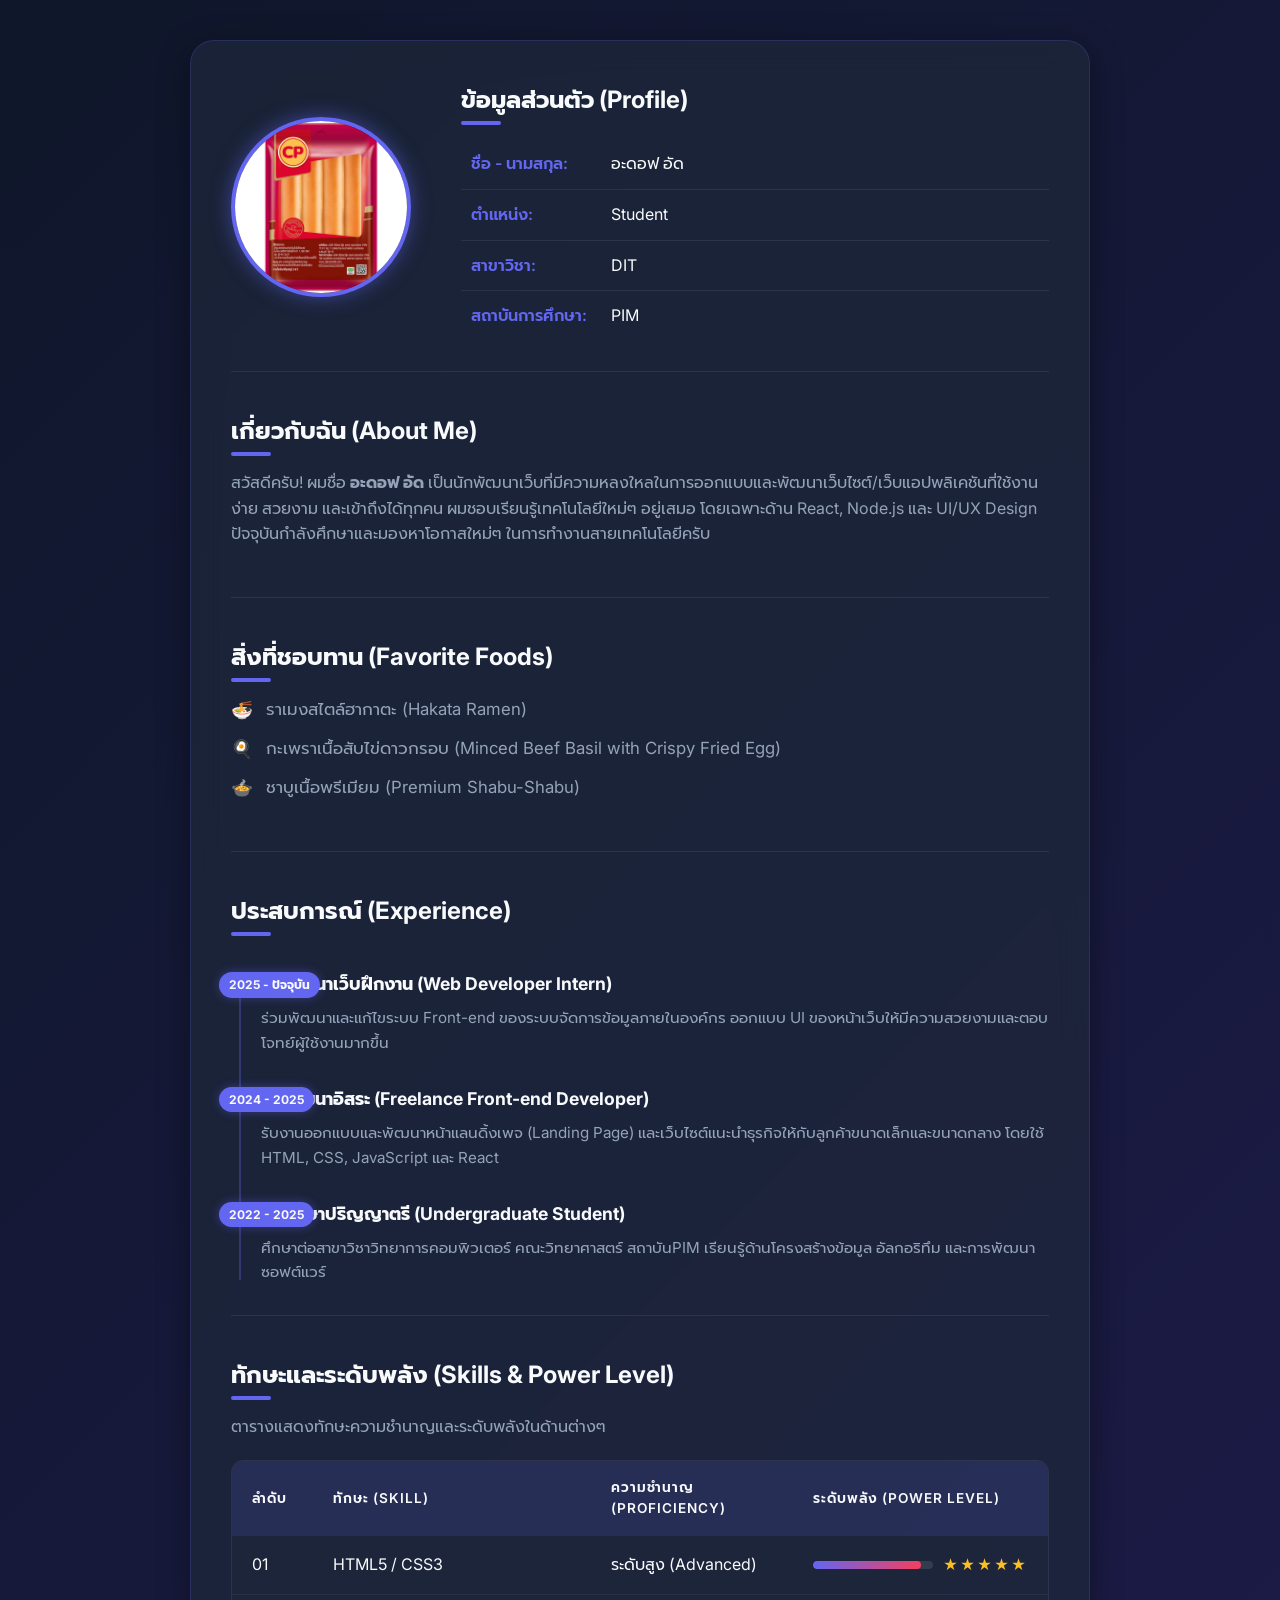
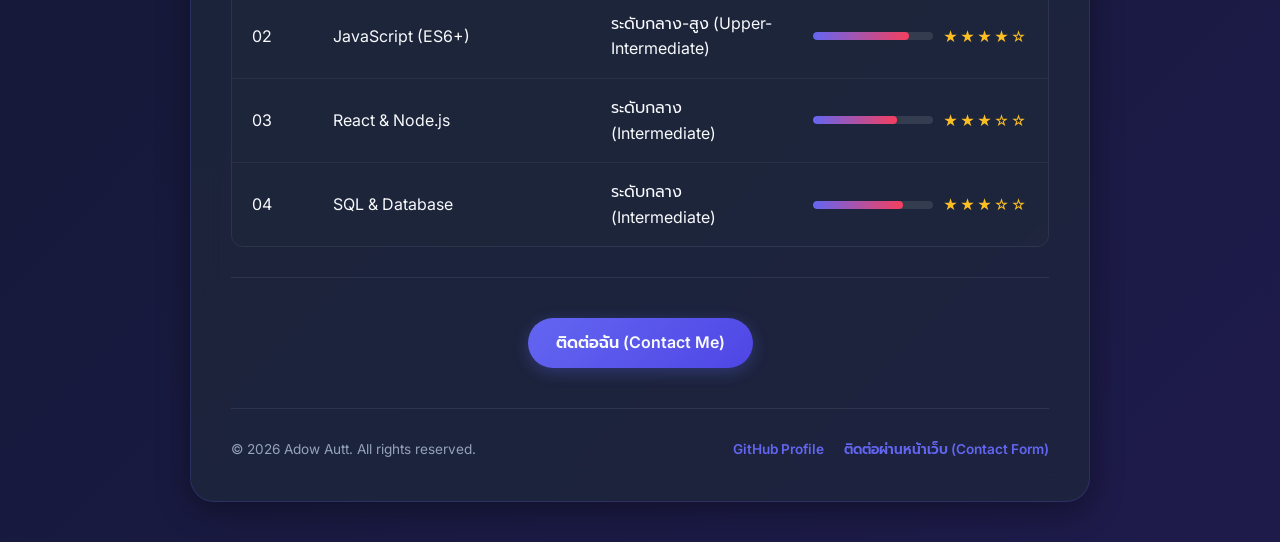
<file: index.html>
<!DOCTYPE html>
<html lang="th">
<head>
    <meta charset="UTF-8">
    <meta name="viewport" content="width=device-width, initial-scale=1.0">
    <title>My Page v2 - Profile</title>
    <link rel="stylesheet" href="styles.css">
</head>
<body>
    <div class="container">
        <table class="profile-layout-table">
            <tr>
                
                <td class="profile-img-cell">
                    <img src="S.jpg" alt="Profile Picture" class="profile-img">
                </td>
             
                <td class="profile-details-cell">
                    <h2>ข้อมูลส่วนตัว (Profile)</h2>
                    <table class="details-table">
                        <tr>
                            <th>ชื่อ - นามสกุล:</th>
                            <td>อะดอฟ อัด</td>
                        </tr>
                        <tr>
                            <th>ตำแหน่ง:</th>
                            <td>Student</td>
                        </tr>
                        <tr>
                            <th>สาขาวิชา:</th>
                            <td>DIT</td>
                        </tr>
                        <tr>
                            <th>สถาบันการศึกษา:</th>
                            <td>PIM</td>
                        </tr>
                    </table>
                </td>
            </tr>
        </table>

      
        <div class="profile-section">
            <h2>เกี่ยวกับฉัน (About Me)</h2>
            <p>สวัสดีครับ! ผมชื่อ <strong>อะดอฟ อัด</strong> เป็นนักพัฒนาเว็บที่มีความหลงใหลในการออกแบบและพัฒนาเว็บไซต์/เว็บแอปพลิเคชันที่ใช้งานง่าย สวยงาม และเข้าถึงได้ทุกคน ผมชอบเรียนรู้เทคโนโลยีใหม่ๆ อยู่เสมอ โดยเฉพาะด้าน React, Node.js และ UI/UX Design ปัจจุบันกำลังศึกษาและมองหาโอกาสใหม่ๆ ในการทำงานสายเทคโนโลยีครับ</p>
        </div>

    
        <div class="profile-section">
            <h2>สิ่งที่ชอบทาน (Favorite Foods)</h2>
            <ul class="favorite-foods-list">
                <li>ราเมงสไตล์ฮากาตะ (Hakata Ramen)</li>
                <li>กะเพราเนื้อสับไข่ดาวกรอบ (Minced Beef Basil with Crispy Fried Egg)</li>
                <li>ชาบูเนื้อพรีเมียม (Premium Shabu-Shabu)</li>
            </ul>
        </div>

        <div class="profile-section">
            <h2>ประสบการณ์ (Experience)</h2>
            <div class="experience-timeline">
                <div class="timeline-item">
                    <div class="timeline-badge">2025 - ปัจจุบัน</div>
                    <div class="timeline-content">
                        <h3>นักพัฒนาเว็บฝึกงาน (Web Developer Intern)</h3>
                        <p>ร่วมพัฒนาและแก้ไขระบบ Front-end ของระบบจัดการข้อมูลภายในองค์กร ออกแบบ UI ของหน้าเว็บให้มีความสวยงามและตอบโจทย์ผู้ใช้งานมากขึ้น</p>
                    </div>
                </div>
                <div class="timeline-item">
                    <div class="timeline-badge">2024 - 2025</div>
                    <div class="timeline-content">
                        <h3>นักพัฒนาอิสระ (Freelance Front-end Developer)</h3>
                        <p>รับงานออกแบบและพัฒนาหน้าแลนดิ้งเพจ (Landing Page) และเว็บไซต์แนะนำธุรกิจให้กับลูกค้าขนาดเล็กและขนาดกลาง โดยใช้ HTML, CSS, JavaScript และ React</p>
                    </div>
                </div>
                <div class="timeline-item">
                    <div class="timeline-badge">2022 - 2025</div>
                    <div class="timeline-content">
                        <h3>นักศึกษาปริญญาตรี (Undergraduate Student)</h3>
                        <p>ศึกษาต่อสาขาวิชาวิทยาการคอมพิวเตอร์ คณะวิทยาศาสตร์ สถาบันPIM เรียนรู้ด้านโครงสร้างข้อมูล อัลกอริทึม และการพัฒนาซอฟต์แวร์</p>
                    </div>
                </div>
            </div>
        </div>

        <div class="skills-section">
            <h2>ทักษะและระดับพลัง (Skills & Power Level)</h2>
            <p>ตารางแสดงทักษะความชำนาญและระดับพลังในด้านต่างๆ</p>
            
            <table class="skills-table">
                <thead>
                    <tr>
                        <th style="width: 10%">ลำดับ</th>
                        <th style="width: 35%">ทักษะ (Skill)</th>
                        <th style="width: 25%">ความชำนาญ (Proficiency)</th>
                        <th style="width: 30%">ระดับพลัง (Power Level)</th>
                    </tr>
                </thead>
                <tbody>
                    <tr>
                        <td>01</td>
                        <td>HTML5 / CSS3</td>
                        <td>ระดับสูง (Advanced)</td>
                        <td>
                            <div class="progress-bar-container">
                                <div class="progress-bar"><span style="width: 90%"></span></div>
                                <span class="power-stars">★★★★★</span>
                            </div>
                        </td>
                    </tr>
                    <tr>
                        <td>02</td>
                        <td>JavaScript (ES6+)</td>
                        <td>ระดับกลาง-สูง (Upper-Intermediate)</td>
                        <td>
                            <div class="progress-bar-container">
                                <div class="progress-bar"><span style="width: 80%"></span></div>
                                <span class="power-stars">★★★★☆</span>
                            </div>
                        </td>
                    </tr>
                    <tr>
                        <td>03</td>
                        <td>React & Node.js</td>
                        <td>ระดับกลาง (Intermediate)</td>
                        <td>
                            <div class="progress-bar-container">
                                <div class="progress-bar"><span style="width: 70%"></span></div>
                                <span class="power-stars">★★★☆☆</span>
                            </div>
                        </td>
                    </tr>
                    <tr>
                        <td>04</td>
                        <td>SQL & Database</td>
                        <td>ระดับกลาง (Intermediate)</td>
                        <td>
                            <div class="progress-bar-container">
                                <div class="progress-bar"><span style="width: 75%"></span></div>
                                <span class="power-stars">★★★☆☆</span>
                            </div>
                        </td>
                    </tr>
                </tbody>
            </table>
        </div>

        <div class="btn-container">
            <a href="contact.html" class="btn">ติดต่อฉัน (Contact Me)</a>
        </div>
        <footer class="profile-footer">
            <p>&copy; 2026 Adow Autt. All rights reserved.</p>
            <div class="footer-links">
                <a href="https://github.com" target="_blank">GitHub Profile</a>
                <a href="contact.html">ติดต่อผ่านหน้าเว็บ (Contact Form)</a>
            </div>
        </footer>
    </div>
</body>
</html>
</file>
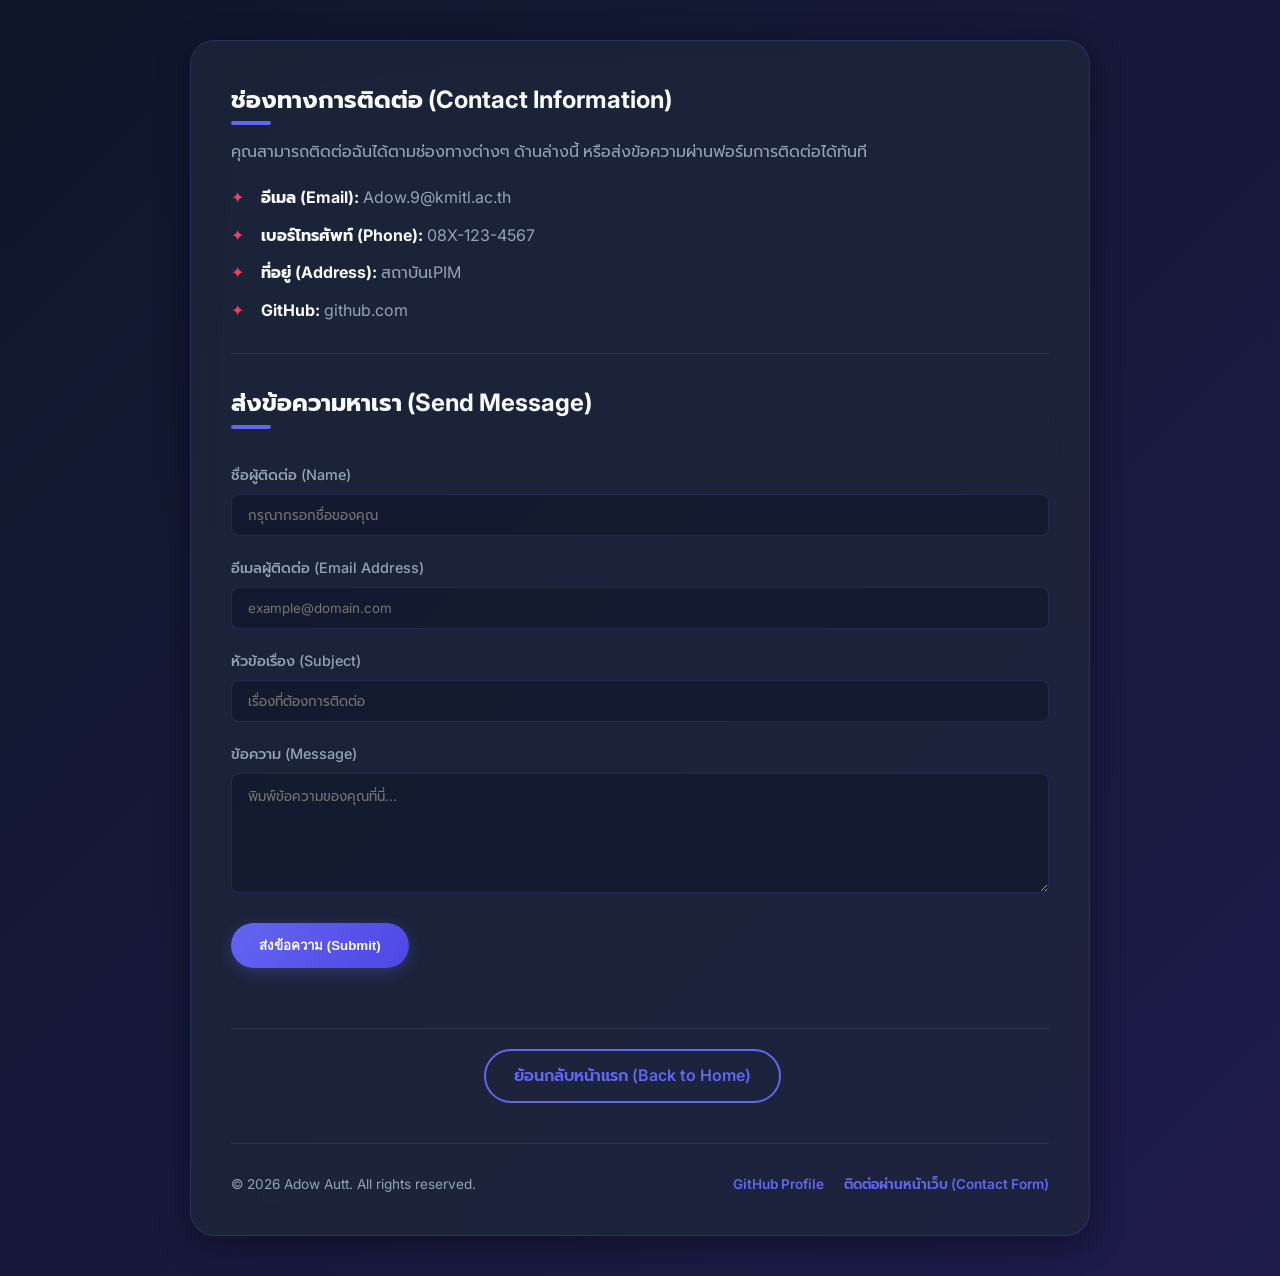
<file: contact.html>
<!DOCTYPE html>
<html lang="th">
<head>
    <meta charset="UTF-8">
    <meta name="viewport" content="width=device-width, initial-scale=1.0">
    <title>My Page v2 - Contact</title>
    <link rel="stylesheet" href="styles.css">
</head>
<body>
    <div class="container">
        <h2>ช่องทางการติดต่อ (Contact Information)</h2>
        <p>คุณสามารถติดต่อฉันได้ตามช่องทางต่างๆ ด้านล่างนี้ หรือส่งข้อความผ่านฟอร์มการติดต่อได้ทันที</p>
        <ul class="contact-list">
            <li><strong>อีเมล (Email):</strong> Adow.9@kmitl.ac.th</li>
            <li><strong>เบอร์โทรศัพท์ (Phone):</strong> 08X-123-4567</li>
            <li><strong>ที่อยู่ (Address):</strong> สถาบันเPIM</li>
            <li><strong>GitHub:</strong> github.com</li>
        </ul>

        <hr style="border: 0; height: 1px; background: rgba(255,255,255,0.08); margin: 30px 0;">

        <h2>ส่งข้อความหาเรา (Send Message)</h2>
        <form class="contact-form" action="#" method="POST" onsubmit="event.preventDefault(); alert('ส่งข้อความสำเร็จ! (จำลองการทำงาน)');">
            <div class="form-group">
                <label for="name">ชื่อผู้ติดต่อ (Name)</label>
                <input type="text" id="name" name="name" class="form-control" placeholder="กรุณากรอกชื่อของคุณ" required>
            </div>
            
            <div class="form-group">
                <label for="email">อีเมลผู้ติดต่อ (Email Address)</label>
                <input type="email" id="email" name="email" class="form-control" placeholder="example@domain.com" required>
            </div>

            <div class="form-group">
                <label for="subject">หัวข้อเรื่อง (Subject)</label>
                <input type="text" id="subject" name="subject" class="form-control" placeholder="เรื่องที่ต้องการติดต่อ" required>
            </div>

            <div class="form-group">
                <label for="message">ข้อความ (Message)</label>
                <textarea id="message" name="message" class="form-control" placeholder="พิมพ์ข้อความของคุณที่นี่..." required></textarea>
            </div>

            <div class="btn-container" style="text-align: left; margin-top: 10px;">
                <button type="submit" class="btn">ส่งข้อความ (Submit)</button>
            </div>
        </form>

        <div class="btn-container" style="border-top: 1px solid rgba(255,255,255,0.08); padding-top: 20px;">
            <a href="index.html" class="btn btn-secondary">ย้อนกลับหน้าแรก (Back to Home)</a>
        </div>

        <footer class="profile-footer">
            <p>&copy; 2026 Adow Autt. All rights reserved.</p>
            <div class="footer-links">
                <a href="https://github.com" target="_blank">GitHub Profile</a>
                <a href="contact.html">ติดต่อผ่านหน้าเว็บ (Contact Form)</a>
            </div>
        </footer>
    </div>
</body>
</html>
</file>
<file: styles.css>
@import url('https://fonts.googleapis.com/css2?family=Inter:wght@300;400;500;600;700&family=Prompt:wght@300;400;500;600;700&display=swap');

:root {
    --bg-gradient: linear-gradient(135deg, #0f172a 0%, #1e1b4b 100%);
    --card-bg: rgba(30, 41, 59, 0.7);
    --card-border: rgba(99, 102, 241, 0.2);
    --text-primary: #f8fafc;
    --text-secondary: #94a3b8;
    --primary-color: #6366f1;
    --primary-hover: #4f46e5;
    --accent-color: #f43f5e;
    --glass-shadow: 0 8px 32px 0 rgba(0, 0, 0, 0.37);
    --font-family: 'Inter', 'Prompt', sans-serif;
}

* {
    margin: 0;
    padding: 0;
    box-sizing: border-box;
}

body {
    font-family: var(--font-family);
    background: var(--bg-gradient);
    color: var(--text-primary);
    min-height: 100vh;
    display: flex;
    justify-content: center;
    align-items: center;
    padding: 40px 20px;
    line-height: 1.6;
}

.container {
    width: 100%;
    max-width: 900px;
    background: var(--card-bg);
    backdrop-filter: blur(16px);
    -webkit-backdrop-filter: blur(16px);
    border: 1px solid var(--card-border);
    border-radius: 24px;
    padding: 40px;
    box-shadow: var(--glass-shadow);
    transition: all 0.3s ease;
}

.container:hover {
    border-color: rgba(99, 102, 241, 0.4);
    box-shadow: 0 12px 40px 0 rgba(99, 102, 241, 0.15);
}

h1, h2, h3 {
    font-weight: 700;
    margin-bottom: 20px;
    color: var(--text-primary);
    position: relative;
    display: inline-block;
}

h1::after, h2::after {
    content: '';
    position: absolute;
    left: 0;
    bottom: -6px;
    width: 40px;
    height: 4px;
    background: var(--primary-color);
    border-radius: 2px;
}

p {
    color: var(--text-secondary);
    margin-bottom: 20px;
}

.profile-section {
    margin-top: 40px;
    margin-bottom: 40px;
    border-bottom: 1px solid rgba(255, 255, 255, 0.08);
    padding-bottom: 30px;
}

.profile-section:last-of-type {
    border-bottom: none;
    padding-bottom: 0;
}

.profile-layout-table {
    width: 100%;
    border-collapse: separate;
    border-spacing: 0;
    margin-bottom: 40px;
    border-bottom: 1px solid rgba(255, 255, 255, 0.08);
    padding-bottom: 30px;
}

.profile-layout-table td {
    vertical-align: middle;
}

.profile-img-cell {
    width: 220px;
    padding-right: 40px; 
    text-align: center;
}

.profile-details-cell {
    padding-left: 10px;
}


.profile-img {
    width: 180px;
    height: 180px;
    border-radius: 50%;
    object-fit: cover;
    border: 4px solid var(--primary-color);
    box-shadow: 0 0 20px rgba(99, 102, 241, 0.5);
    transition: transform 0.4s cubic-bezier(0.175, 0.885, 0.32, 1.275);
}

.profile-img:hover {
    transform: scale(1.05) rotate(3deg);
    border-color: var(--accent-color);
    box-shadow: 0 0 25px rgba(244, 63, 94, 0.6);
}

.details-table {
    width: 100%;
    border-collapse: collapse;
}

.details-table tr {
    border-bottom: 1px solid rgba(255, 255, 255, 0.08);
}

.details-table tr:last-child {
    border-bottom: none;
}

.details-table th, .details-table td {
    padding: 12px 10px;
    text-align: left;
}

.details-table th {
    color: var(--primary-color);
    font-weight: 600;
    width: 140px;
}

.details-table td {
    color: var(--text-primary);
}

/* Timeline Style for Experience */
.experience-timeline {
    position: relative;
    padding-left: 30px;
    margin-top: 20px;
}

.experience-timeline::before {
    content: '';
    position: absolute;
    left: 8px;
    top: 5px;
    bottom: 5px;
    width: 2px;
    background: rgba(99, 102, 241, 0.3);
}

.timeline-item {
    position: relative;
    margin-bottom: 30px;
}

.timeline-item:last-child {
    margin-bottom: 0;
}

.timeline-badge {
    position: absolute;
    left: -42px;
    top: 2px;
    background: var(--primary-color);
    color: var(--text-primary);
    font-size: 0.75rem;
    font-weight: 700;
    padding: 3px 10px;
    border-radius: 20px;
    box-shadow: 0 0 10px rgba(99, 102, 241, 0.4);
    z-index: 2;
}

.timeline-item::after {
    content: '';
    position: absolute;
    left: -26px;
    top: 8px;
    width: 10px;
    height: 10px;
    border-radius: 50%;
    background: var(--accent-color);
    border: 2px solid var(--text-primary);
    z-index: 1;
}

.timeline-content h3 {
    font-size: 1.1rem;
    color: var(--text-primary);
    margin-bottom: 8px;
}

.timeline-content h3::after {
    display: none;
}

.timeline-content p {
    font-size: 0.95rem;
    margin-bottom: 0;
}

.skills-section {
    margin-top: 40px;
    margin-bottom: 40px;
    border-bottom: 1px solid rgba(255, 255, 255, 0.08);
    padding-bottom: 30px;
}

.skills-table {
    width: 100%;
    border-collapse: separate;
    border-spacing: 0;
    border-radius: 12px;
    overflow: hidden;
    border: 1px solid rgba(255, 255, 255, 0.08);
}

.skills-table th, .skills-table td {
    padding: 16px 20px;
    text-align: left;
}

.skills-table th {
    background: rgba(99, 102, 241, 0.15);
    color: var(--text-primary);
    font-weight: 600;
    text-transform: uppercase;
    font-size: 0.85rem;
    letter-spacing: 1px;
}

.skills-table tr {
    background: rgba(30, 41, 59, 0.4);
    transition: background 0.3s;
}

.skills-table tr:hover {
    background: rgba(99, 102, 241, 0.08);
}

.skills-table td {
    border-bottom: 1px solid rgba(255, 255, 255, 0.05);
}

.skills-table tr:last-child td {
    border-bottom: none;
}

.progress-bar-container {
    display: flex;
    align-items: center;
    gap: 10px;
}

.progress-bar {
    width: 120px;
    height: 8px;
    background: rgba(255, 255, 255, 0.1);
    border-radius: 4px;
    overflow: hidden;
    position: relative;
}

.progress-bar span {
    display: block;
    height: 100%;
    background: linear-gradient(90deg, var(--primary-color), var(--accent-color));
    border-radius: 4px;
}

.power-stars {
    color: #fbbf24;
    font-size: 0.9rem;
    letter-spacing: 2px;
}


.btn-container {
    text-align: center;
    margin-top: 30px;
    margin-bottom: 30px;
}

.btn {
    display: inline-block;
    padding: 12px 28px;
    background: linear-gradient(135deg, var(--primary-color) 0%, var(--primary-hover) 100%);
    color: var(--text-primary);
    text-decoration: none;
    font-weight: 600;
    border-radius: 50px;
    border: none;
    box-shadow: 0 4px 15px rgba(99, 102, 241, 0.3);
    cursor: pointer;
    transition: all 0.3s cubic-bezier(0.165, 0.84, 0.44, 1);
}

.btn:hover {
    transform: translateY(-3px);
    box-shadow: 0 8px 20px rgba(99, 102, 241, 0.5);
    background: linear-gradient(135deg, var(--primary-hover) 0%, #4338ca 100%);
}

.btn:active {
    transform: translateY(-1px);
}

.btn-secondary {
    background: transparent;
    border: 2px solid var(--primary-color);
    box-shadow: none;
    color: var(--primary-color);
    margin-right: 15px;
}

.btn-secondary:hover {
    background: rgba(99, 102, 241, 0.1);
    border-color: var(--primary-hover);
    color: var(--text-primary);
    box-shadow: none;
}


.contact-list {
    list-style-type: none;
    margin-bottom: 30px;
}

.contact-list li {
    position: relative;
    padding-left: 30px;
    margin-bottom: 12px;
    color: var(--text-secondary);
}

.contact-list li::before {
    content: "✦";
    position: absolute;
    left: 0;
    color: var(--accent-color);
}

.contact-list li strong {
    color: var(--text-primary);
}


.favorite-foods-list {
    list-style-type: none;
    margin-bottom: 20px;
}

.favorite-foods-list li {
    position: relative;
    padding-left: 35px;
    margin-bottom: 12px;
    color: var(--text-secondary);
    font-size: 1.05rem;
    transition: transform 0.2s ease, color 0.2s ease;
}

.favorite-foods-list li::before {
    content: "🍜"; 
    position: absolute;
    left: 0;
    font-size: 1.1rem;
}

.favorite-foods-list li:nth-child(2)::before {
    content: "🍳"; 
}

.favorite-foods-list li:nth-child(3)::before {
    content: "🍲"; 
}

.favorite-foods-list li:hover {
    transform: translateX(5px);
    color: var(--text-primary);
}

.contact-form {
    display: flex;
    flex-direction: column;
    gap: 20px;
    margin-top: 20px;
}

.form-group {
    display: flex;
    flex-direction: column;
    gap: 8px;
}

.form-group label {
    font-weight: 500;
    font-size: 0.9rem;
    color: var(--text-secondary);
}

.form-control {
    width: 100%;
    padding: 12px 16px;
    background: rgba(15, 23, 42, 0.6);
    border: 1px solid var(--card-border);
    border-radius: 8px;
    color: var(--text-primary);
    font-family: var(--font-family);
    transition: all 0.3s;
}

.form-control:focus {
    outline: none;
    border-color: var(--primary-color);
    box-shadow: 0 0 10px rgba(99, 102, 241, 0.3);
}

textarea.form-control {
    resize: vertical;
    min-height: 120px;
}

.profile-footer {
    margin-top: 40px;
    padding-top: 30px;
    border-top: 1px solid rgba(255, 255, 255, 0.08);
    display: flex;
    justify-content: space-between;
    align-items: center;
    flex-wrap: wrap;
    gap: 20px;
}

.profile-footer p {
    margin-bottom: 0;
    font-size: 0.85rem;
}

.footer-links {
    display: flex;
    gap: 20px;
}

.footer-links a {
    color: var(--primary-color);
    text-decoration: none;
    font-size: 0.85rem;
    font-weight: 600;
    transition: color 0.3s;
}

.footer-links a:hover {
    color: var(--accent-color);
}

@media (max-width: 768px) {
    .container {
        padding: 24px;
    }
    
    .profile-layout-table tr {
        display: flex;
        flex-direction: column;
        align-items: center;
    }
    
    .profile-img-cell {
        padding-right: 0;
        padding-bottom: 20px;
        width: 100%;
    }
    
    .profile-details-cell {
        padding-left: 0;
        width: 100%;
    }
    
    .skills-table th, .skills-table td {
        padding: 12px 14px;
    }
    
    .progress-bar {
        width: 80px;
    }

    .experience-timeline {
        padding-left: 10px;
    }

    .timeline-badge {
        position: relative;
        left: 0;
        display: inline-block;
        margin-bottom: 10px;
    }

    .timeline-item::after {
        display: none;
    }

    .experience-timeline::before {
        display: none;
    }

    .profile-footer {
        flex-direction: column;
        text-align: center;
    }
}
</file>
